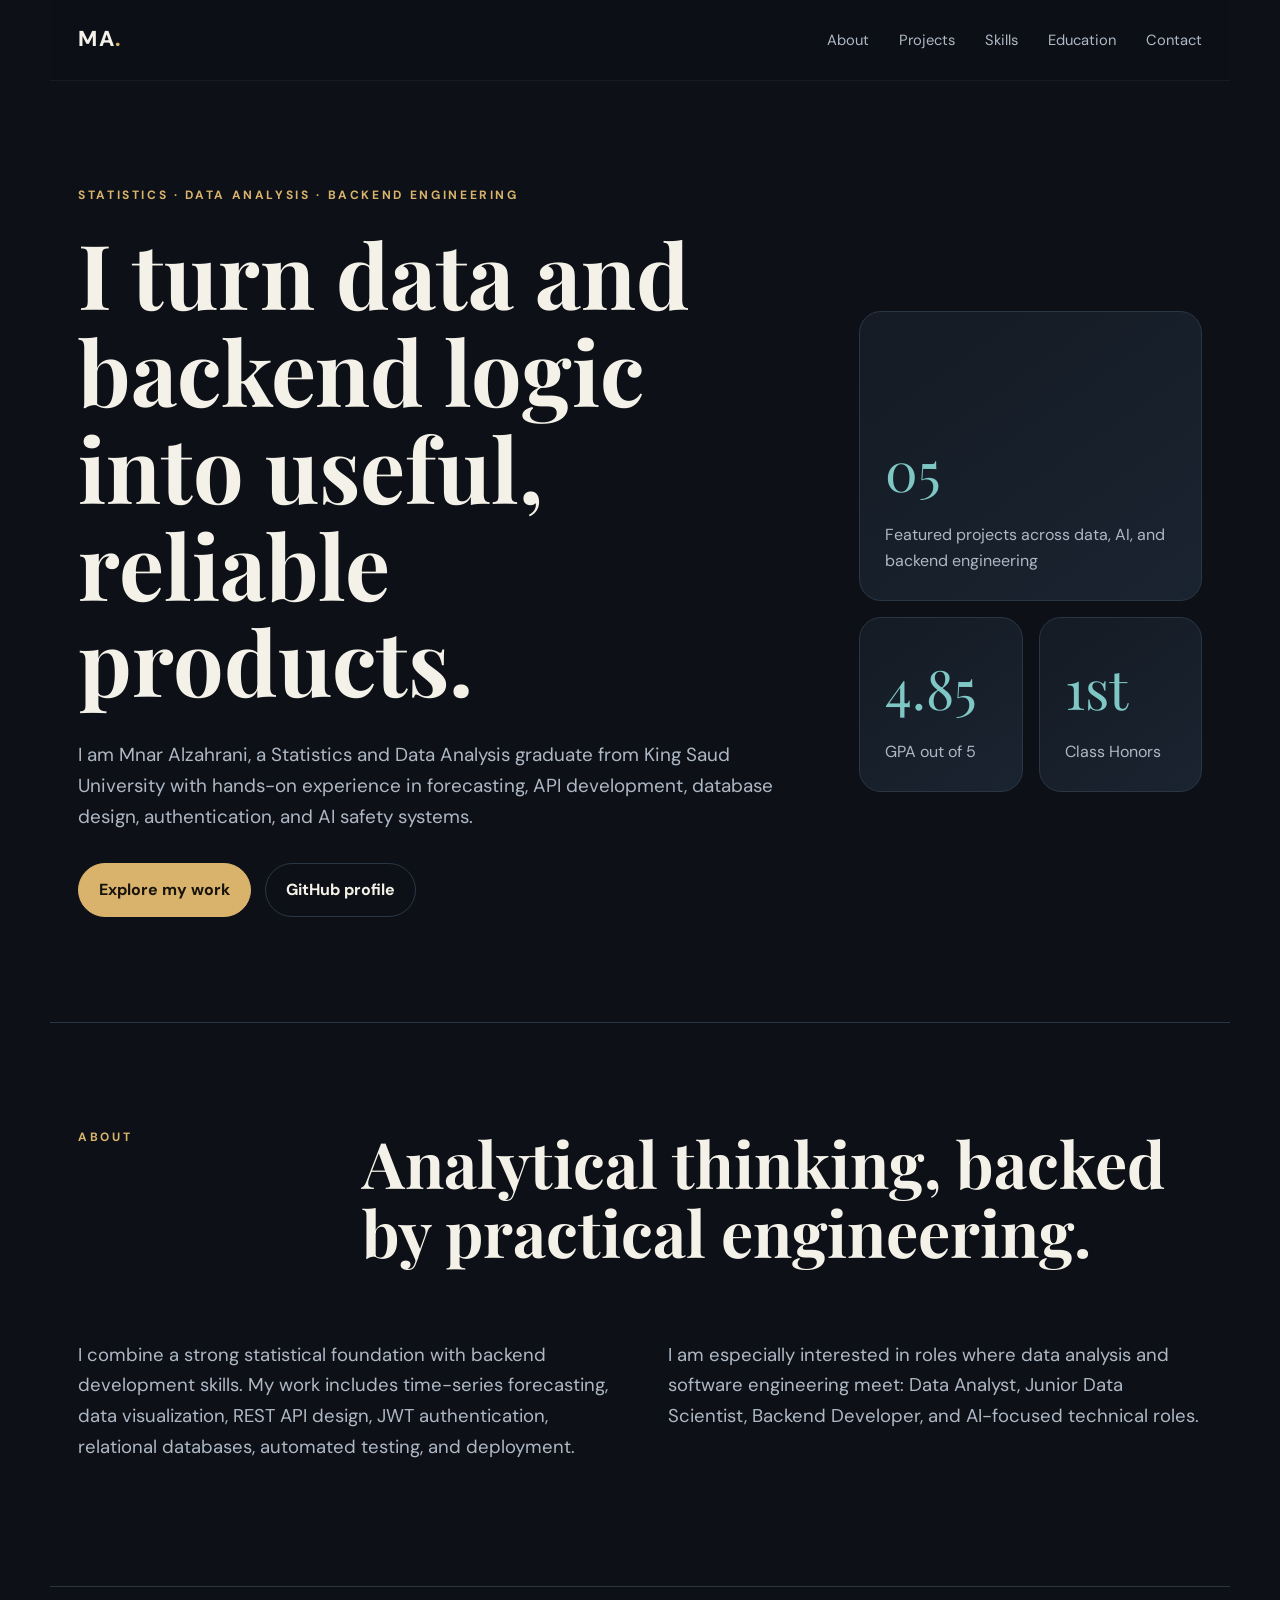
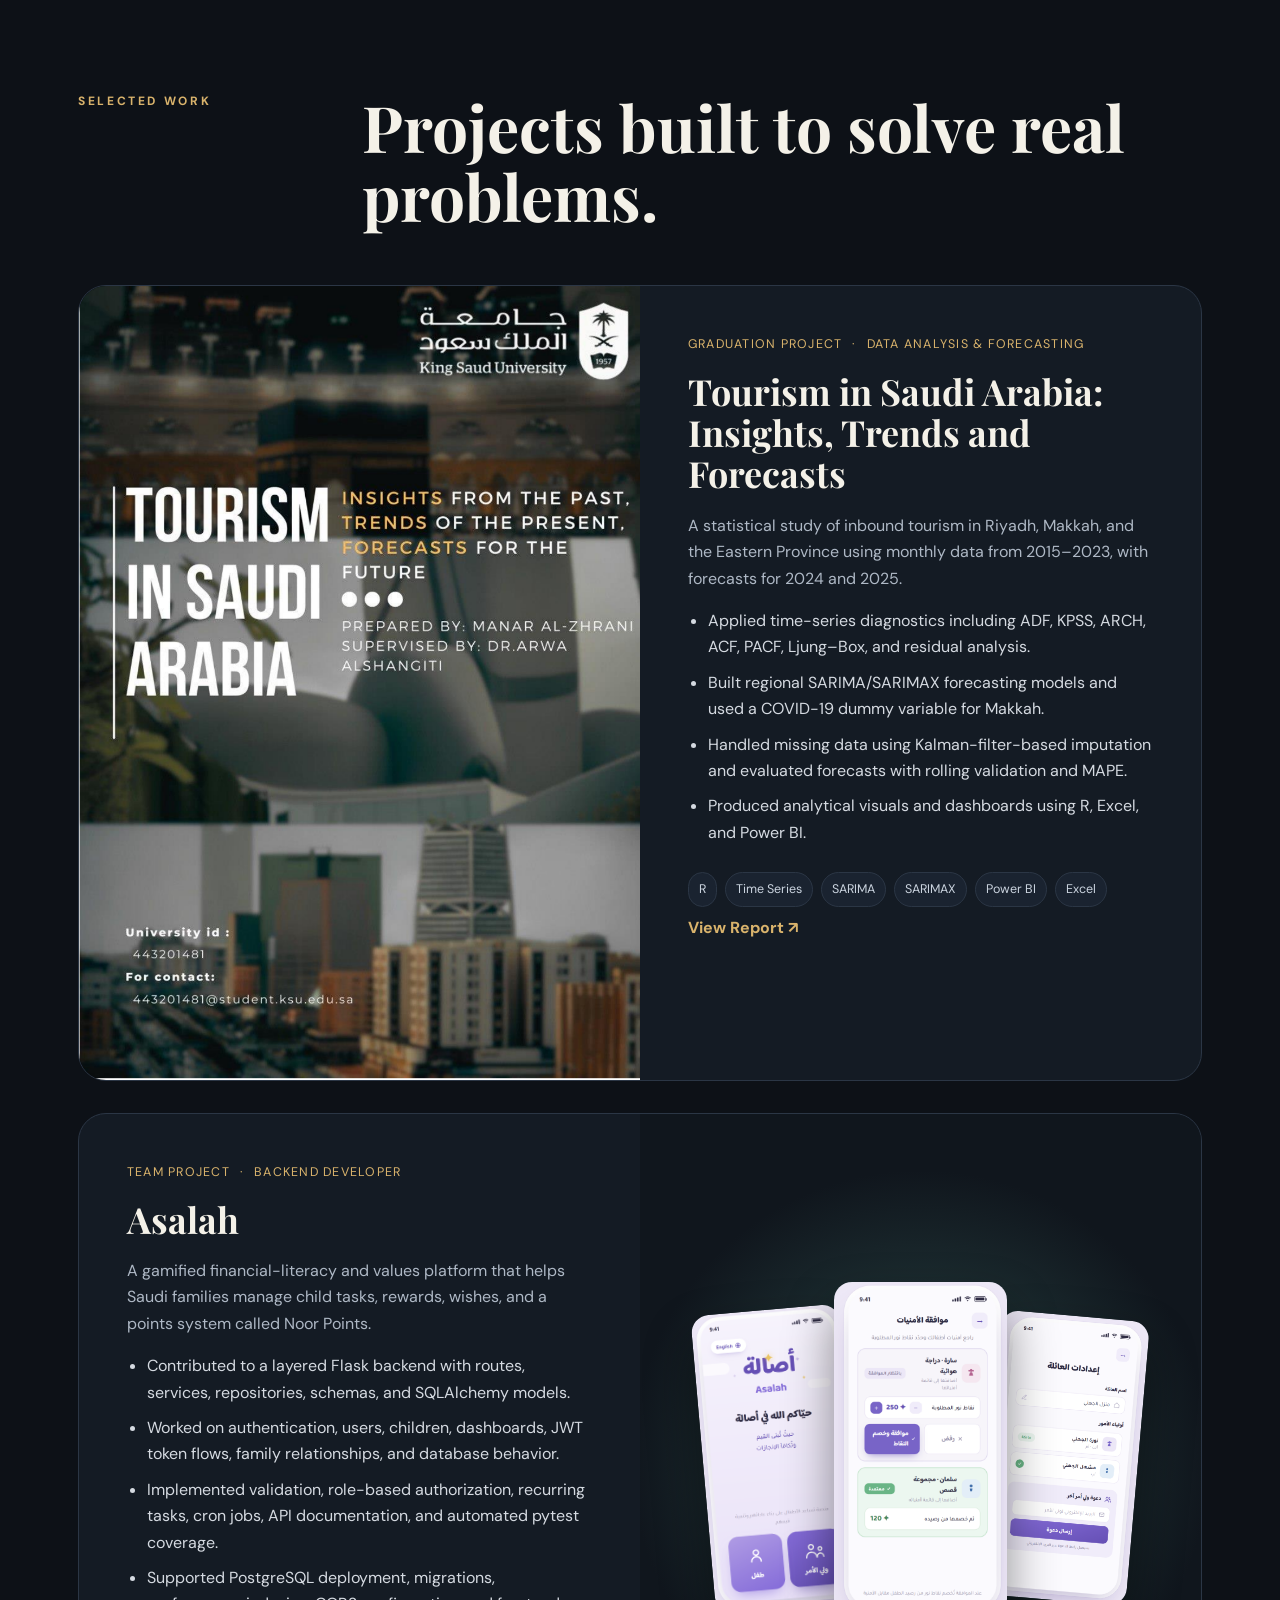
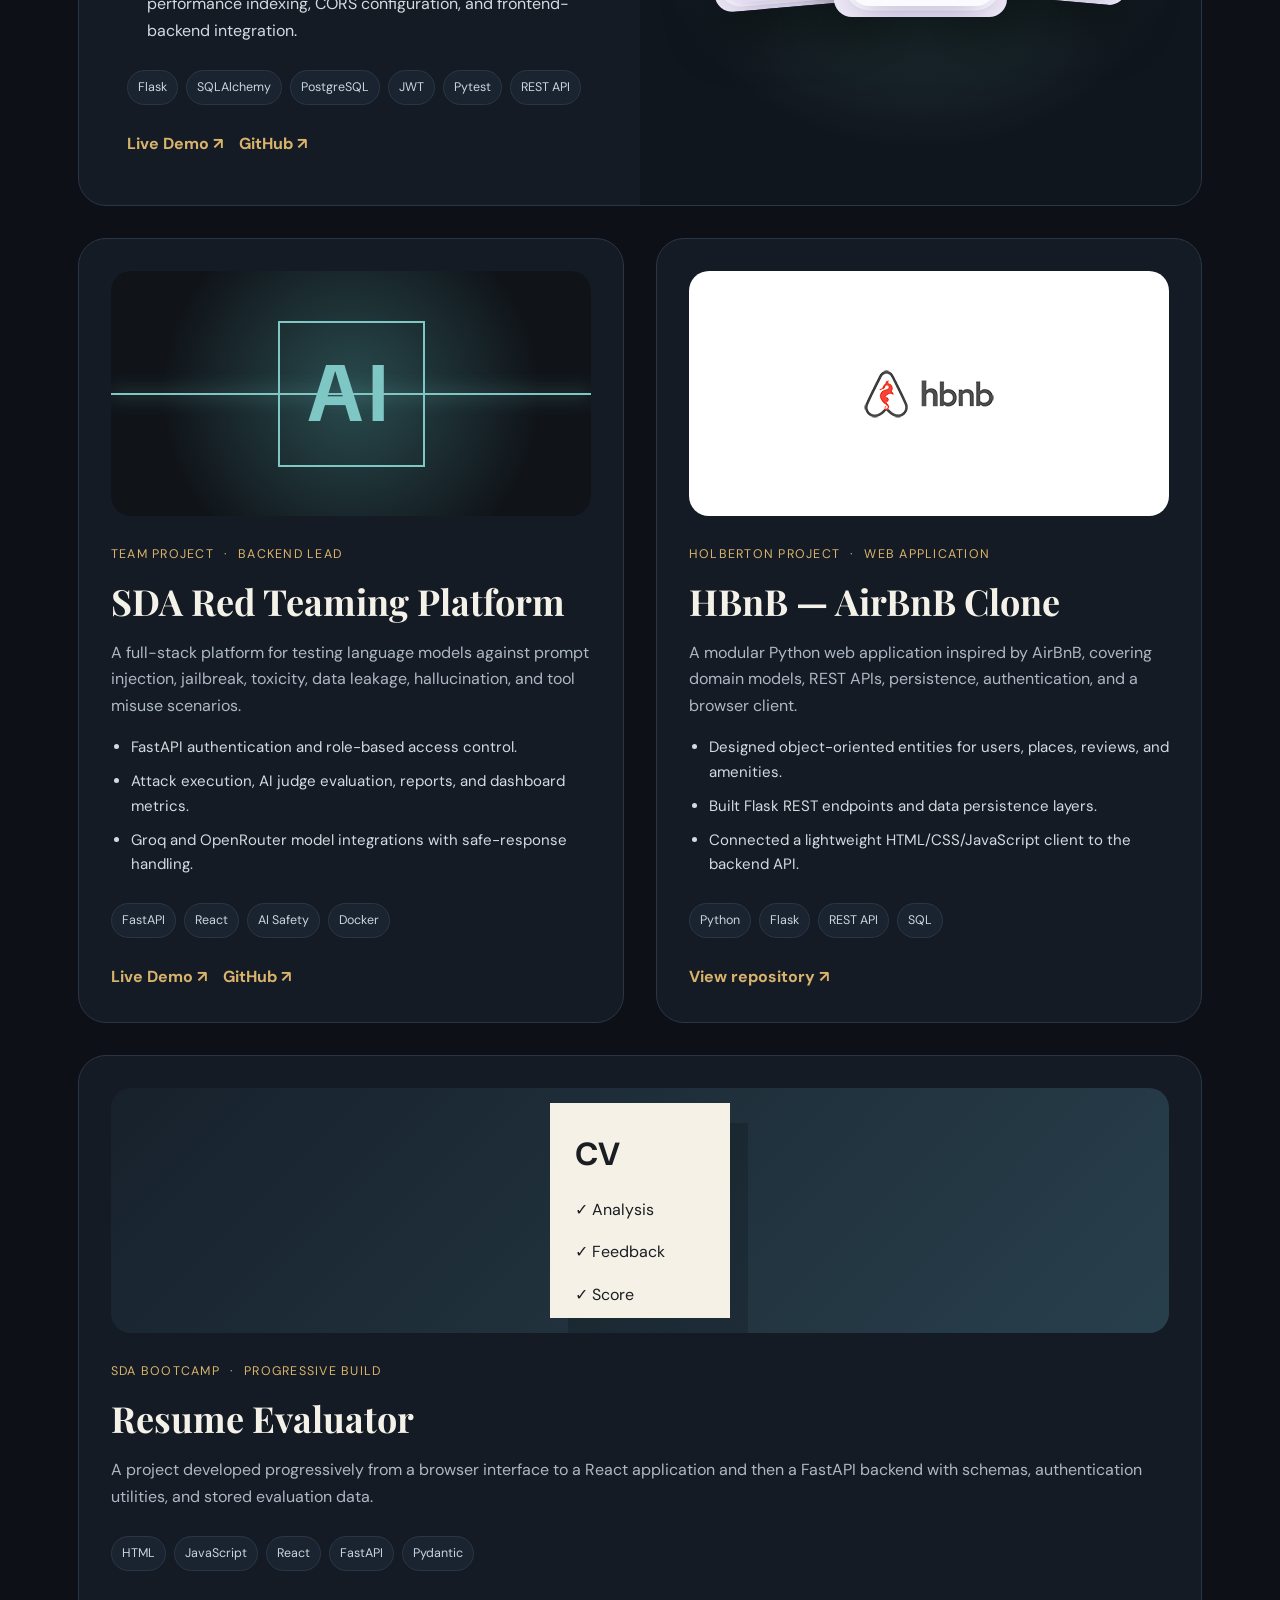
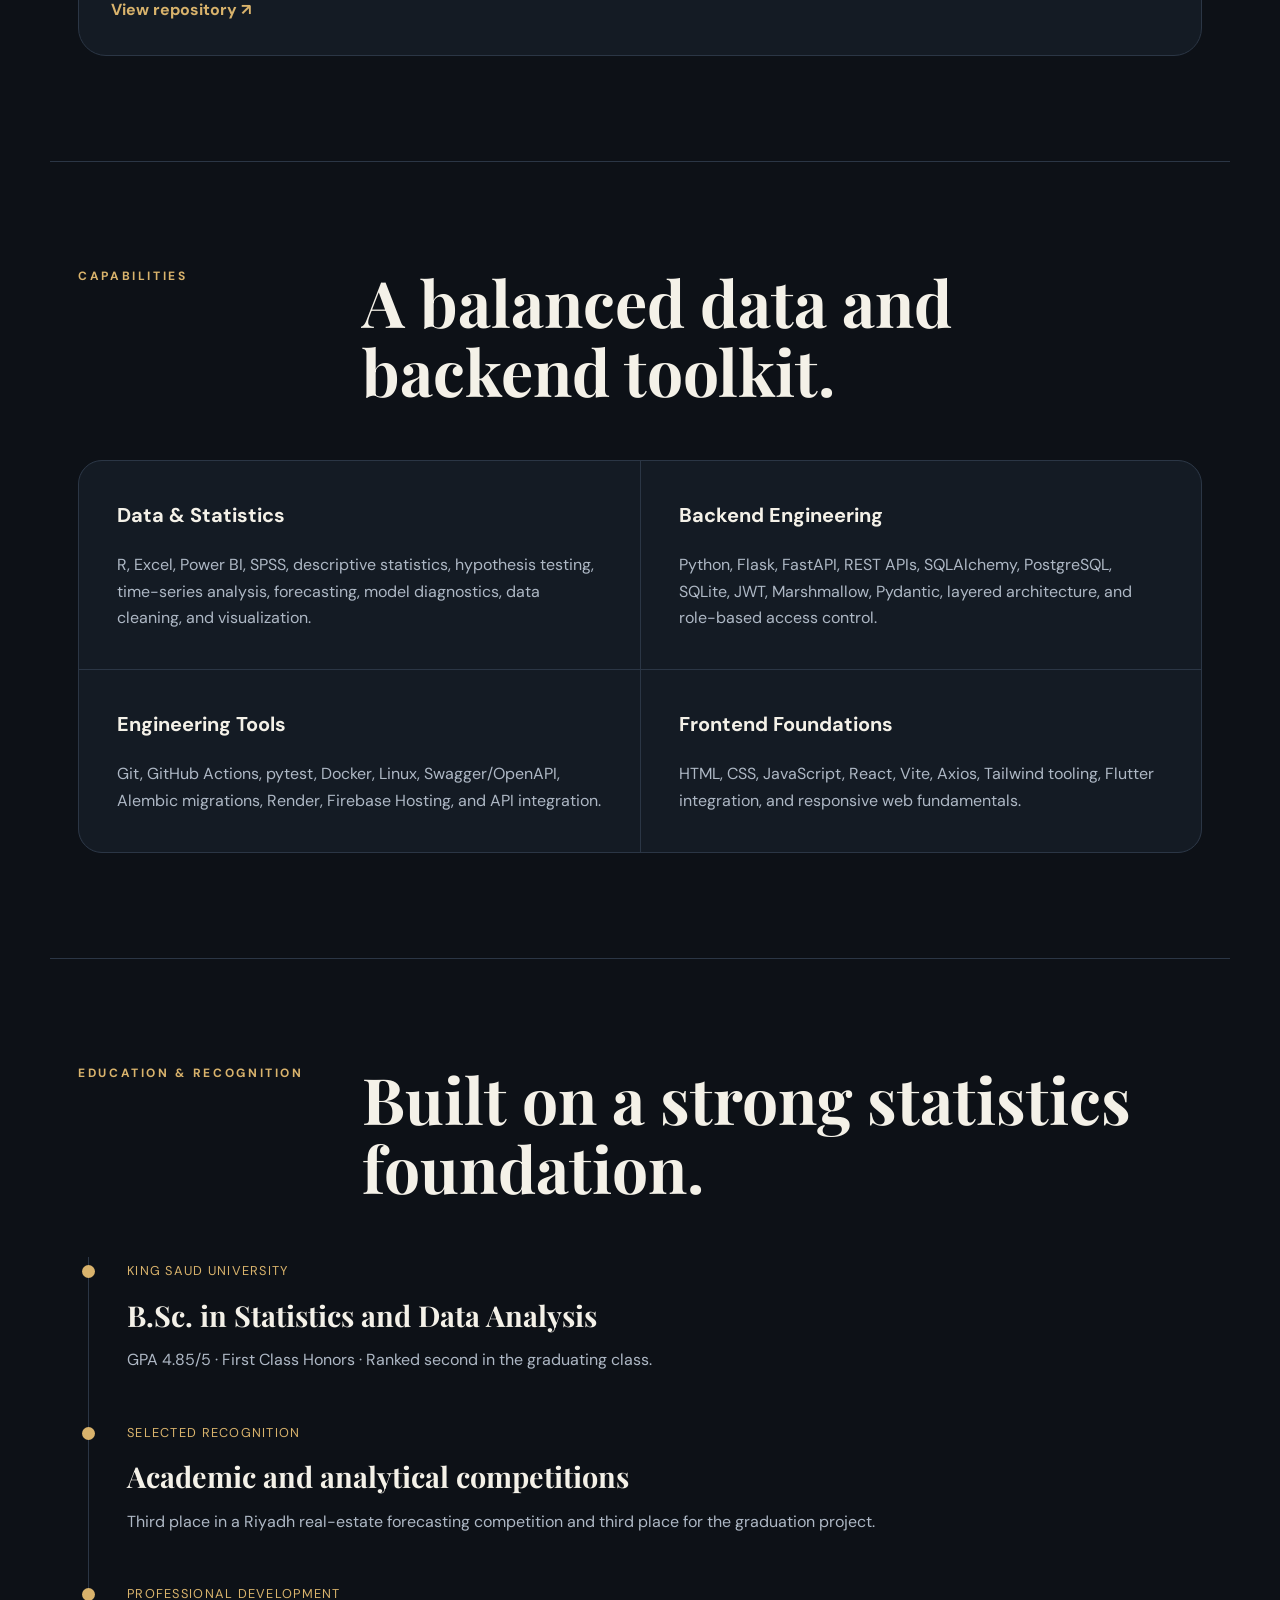
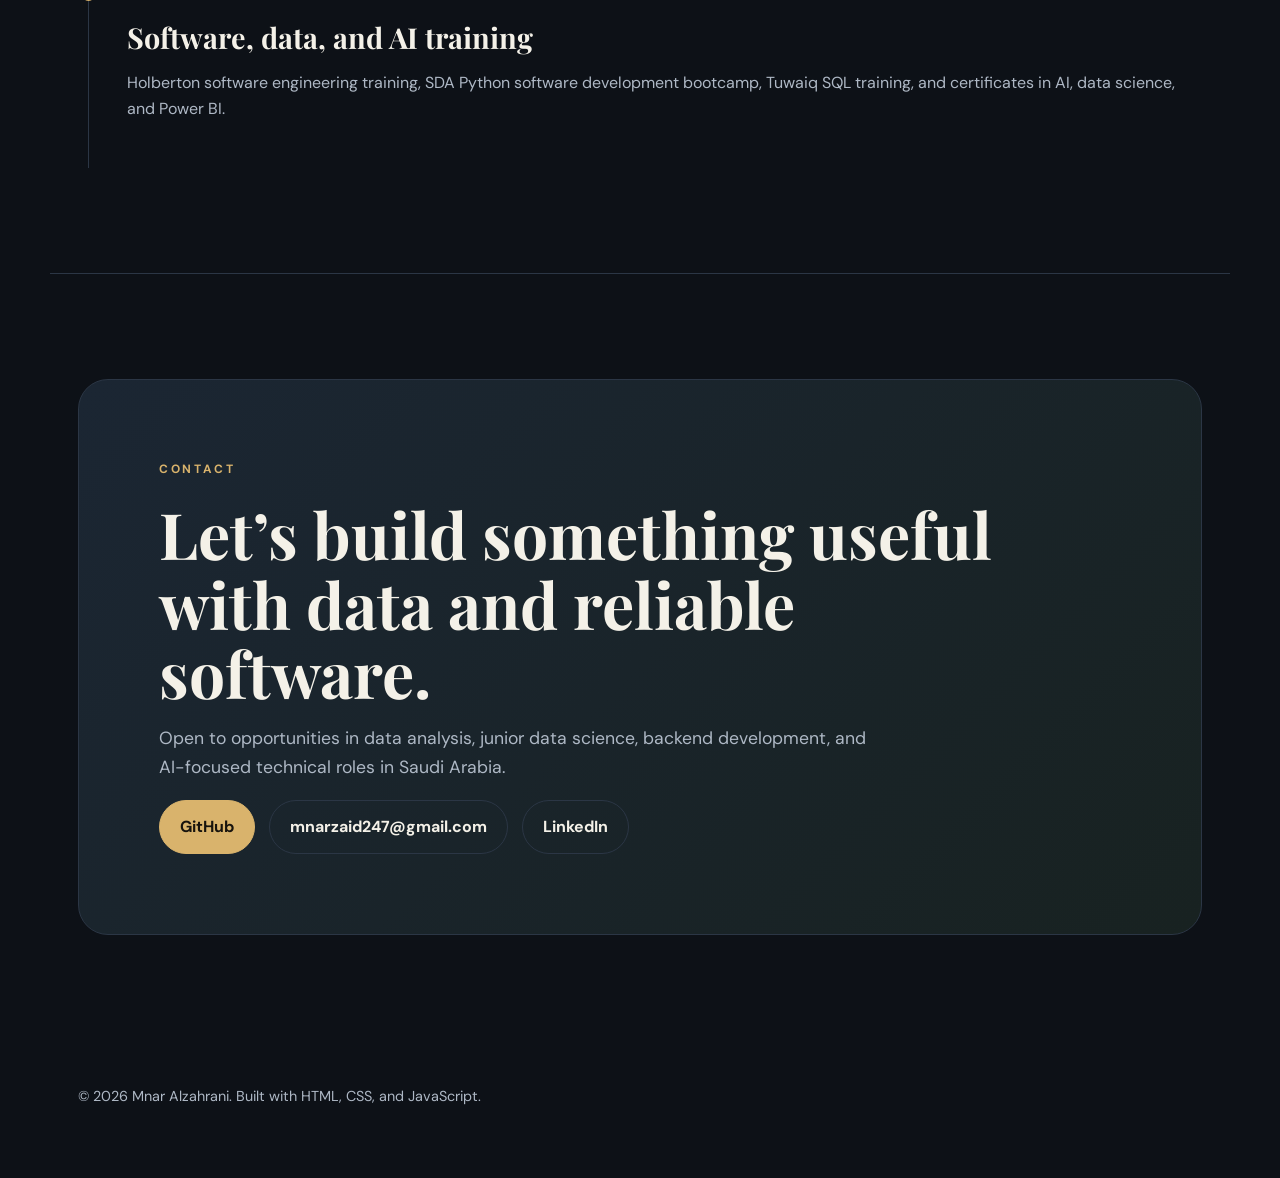
<file: index.html>
<!DOCTYPE html>
<html lang="en">
<head>
  <meta charset="UTF-8" />
  <meta name="viewport" content="width=device-width, initial-scale=1.0" />
  <meta name="description" content="Portfolio of Mnar Alzahrani, a statistics and data analysis graduate and backend developer." />
  <title>Mnar Alzahrani | Data & Backend Portfolio</title>
  <link rel="preconnect" href="https://fonts.googleapis.com">
  <link rel="preconnect" href="https://fonts.gstatic.com" crossorigin>
  <link href="https://fonts.googleapis.com/css2?family=DM+Sans:wght@400;500;600;700&family=Playfair+Display:wght@600;700&display=swap" rel="stylesheet">
  <link rel="stylesheet" href="styles.css" />
</head>
<body>
  <header class="site-header">
    <a class="brand" href="#home" aria-label="Go to homepage">MA<span>.</span></a>
    <button class="menu-button" aria-label="Open navigation" aria-expanded="false">Menu</button>
    <nav class="nav-links" aria-label="Main navigation">
      <a href="#about">About</a>
      <a href="#projects">Projects</a>
      <a href="#skills">Skills</a>
      <a href="#education">Education</a>
      <a href="#contact">Contact</a>
    </nav>
  </header>

  <main>
    <section class="hero" id="home">
      <div class="hero-copy reveal">
        <p class="eyebrow">Statistics · Data Analysis · Backend Engineering</p>
        <h1>I turn data and backend logic into useful, reliable products.</h1>
        <p class="hero-text">I am Mnar Alzahrani, a Statistics and Data Analysis graduate from King Saud University with hands-on experience in forecasting, API development, database design, authentication, and AI safety systems.</p>
        <div class="hero-actions">
          <a class="button primary" href="#projects">Explore my work</a>
          <a class="button secondary" href="https://github.com/mnarzaid247-stack" target="_blank" rel="noreferrer">GitHub profile</a>
        </div>
      </div>
      <div class="hero-visual reveal" aria-label="Portfolio summary">
        <div class="metric-card large"><span>05</span><p>Featured projects across data, AI, and backend engineering</p></div>
        <div class="metric-row">
          <div class="metric-card"><span>4.85</span><p>GPA out of 5</p></div>
          <div class="metric-card"><span>1st</span><p>Class Honors</p></div>
        </div>
      </div>
    </section>

    <section class="section about" id="about">
      <div class="section-heading reveal"><p class="eyebrow">About</p><h2>Analytical thinking, backed by practical engineering.</h2></div>
      <div class="about-grid reveal">
        <p>I combine a strong statistical foundation with backend development skills. My work includes time-series forecasting, data visualization, REST API design, JWT authentication, relational databases, automated testing, and deployment.</p>
        <p>I am especially interested in roles where data analysis and software engineering meet: Data Analyst, Junior Data Scientist, Backend Developer, and AI-focused technical roles.</p>
      </div>
    </section>

    <section class="section projects" id="projects">
      <div class="section-heading reveal"><p class="eyebrow">Selected work</p><h2>Projects built to solve real problems.</h2></div>

      <article class="project featured reveal">
        <div class="project-media tourism-media"><img src="assets/tourism-cover.png" alt="Tourism in Saudi Arabia graduation project cover" /></div>
        <div class="project-content">
          <div class="project-meta"><span>Graduation Project</span><span>Data Analysis & Forecasting</span></div>
          <h3>Tourism in Saudi Arabia: Insights, Trends and Forecasts</h3>
          <p>A statistical study of inbound tourism in Riyadh, Makkah, and the Eastern Province using monthly data from 2015–2023, with forecasts for 2024 and 2025.</p>
          <ul class="project-points">
            <li>Applied time-series diagnostics including ADF, KPSS, ARCH, ACF, PACF, Ljung–Box, and residual analysis.</li>
            <li>Built regional SARIMA/SARIMAX forecasting models and used a COVID-19 dummy variable for Makkah.</li>
            <li>Handled missing data using Kalman-filter-based imputation and evaluated forecasts with rolling validation and MAPE.</li>
            <li>Produced analytical visuals and dashboards using R, Excel, and Power BI.</li>
          </ul>
          <div class="tags"><span>R</span><span>Time Series</span><span>SARIMA</span><span>SARIMAX</span><span>Power BI</span><span>Excel</span>
           <a class="text-link" href="assets/Report Of Toursim- manar AL-Zhrani.pdf" target="_blank" rel="noreferrer">
    View Report ↗
</a>
          </div>
        </div>
      </article>

      <article class="project featured reverse reveal">
        <div class="project-media mockup-stack">
          <img src="assets/asalah-1.png" alt="Asalah application mockup" />
          <img src="assets/asalah-2.png" alt="Asalah application dashboard mockup" />
          <img src="assets/asalah-3.png" alt="Asalah application child interface mockup" />
        </div>
        <div class="project-content">
          <div class="project-meta"><span>Team Project</span><span>Backend Developer</span></div>
          <h3>Asalah</h3>
          <p>A gamified financial-literacy and values platform that helps Saudi families manage child tasks, rewards, wishes, and a points system called Noor Points.</p>
          <ul class="project-points">
            <li>Contributed to a layered Flask backend with routes, services, repositories, schemas, and SQLAlchemy models.</li>
            <li>Worked on authentication, users, children, dashboards, JWT token flows, family relationships, and database behavior.</li>
            <li>Implemented validation, role-based authorization, recurring tasks, cron jobs, API documentation, and automated pytest coverage.</li>
            <li>Supported PostgreSQL deployment, migrations, performance indexing, CORS configuration, and frontend-backend integration.</li>
          </ul>
          <div class="tags"><span>Flask</span><span>SQLAlchemy</span><span>PostgreSQL</span><span>JWT</span><span>Pytest</span><span>REST API</span></div>
<div class="project-links">
  <a
    class="text-link"
    href="https://asalah-26b7d.web.app"
    target="_blank"
    rel="noopener noreferrer"
  >
    Live Demo ↗
  </a>

  <a
    class="text-link"
    href="https://github.com/Norahxj/HolbertonSchool-Portfolio_Project"
    target="_blank"
    rel="noopener noreferrer"
  >
    GitHub ↗
  </a>
</div>        </div>
      </article>

      <div class="project-grid">
        <article class="project-card reveal">
          <div class="card-visual red-team"><span>AI</span><div class="scan-line"></div></div>
          <div class="project-meta"><span>Team Project</span><span>Backend Lead</span></div>
          <h3>SDA Red Teaming Platform</h3>
          <p>A full-stack platform for testing language models against prompt injection, jailbreak, toxicity, data leakage, hallucination, and tool misuse scenarios.</p>
          <ul class="project-points compact">
            <li>FastAPI authentication and role-based access control.</li>
            <li>Attack execution, AI judge evaluation, reports, and dashboard metrics.</li>
            <li>Groq and OpenRouter model integrations with safe-response handling.</li>
          </ul>
          <div class="tags"><span>FastAPI</span><span>React</span><span>AI Safety</span><span>Docker</span></div>
<div class="project-links">
  <a
    class="text-link"
    href="https://sda-red-teaming.vercel.app"
    target="_blank"
    rel="noopener noreferrer"
  >
    Live Demo ↗
  </a>

  <a
    class="text-link"
    href="https://github.com/mnarzaid247-stack/SDA-Red-Teaming"
    target="_blank"
    rel="noopener noreferrer"
  >
    GitHub ↗
  </a>
</div>        </article>

        <article class="project-card reveal">
          <div class="card-visual hbnb"><img src="assets/hbnb-logo.png" alt="HBnB logo" /></div>
          <div class="project-meta"><span>Holberton Project</span><span>Web Application</span></div>
          <h3>HBnB — AirBnB Clone</h3>
          <p>A modular Python web application inspired by AirBnB, covering domain models, REST APIs, persistence, authentication, and a browser client.</p>
          <ul class="project-points compact">
            <li>Designed object-oriented entities for users, places, reviews, and amenities.</li>
            <li>Built Flask REST endpoints and data persistence layers.</li>
            <li>Connected a lightweight HTML/CSS/JavaScript client to the backend API.</li>
          </ul>
          <div class="tags"><span>Python</span><span>Flask</span><span>REST API</span><span>SQL</span></div>
          <a class="text-link" href="https://github.com/mnarzaid247-stack/holbertonschool-hbnb" target="_blank" rel="noreferrer">View repository ↗</a>
        </article>

        <article class="project-card wide reveal">
          <div class="card-visual resume"><div class="paper"><strong>CV</strong><span>✓ Analysis</span><span>✓ Feedback</span><span>✓ Score</span></div></div>
          <div class="project-meta"><span>SDA Bootcamp</span><span>Progressive Build</span></div>
          <h3>Resume Evaluator</h3>
          <p>A project developed progressively from a browser interface to a React application and then a FastAPI backend with schemas, authentication utilities, and stored evaluation data.</p>
          <div class="tags"><span>HTML</span><span>JavaScript</span><span>React</span><span>FastAPI</span><span>Pydantic</span></div>
          <a class="text-link" href="https://github.com/mnarzaid247-stack/SDA" target="_blank" rel="noreferrer">View repository ↗</a>
        </article>
      </div>
    </section>

    <section class="section skills" id="skills">
      <div class="section-heading reveal"><p class="eyebrow">Capabilities</p><h2>A balanced data and backend toolkit.</h2></div>
      <div class="skills-grid reveal">
        <div><h3>Data & Statistics</h3><p>R, Excel, Power BI, SPSS, descriptive statistics, hypothesis testing, time-series analysis, forecasting, model diagnostics, data cleaning, and visualization.</p></div>
        <div><h3>Backend Engineering</h3><p>Python, Flask, FastAPI, REST APIs, SQLAlchemy, PostgreSQL, SQLite, JWT, Marshmallow, Pydantic, layered architecture, and role-based access control.</p></div>
        <div><h3>Engineering Tools</h3><p>Git, GitHub Actions, pytest, Docker, Linux, Swagger/OpenAPI, Alembic migrations, Render, Firebase Hosting, and API integration.</p></div>
        <div><h3>Frontend Foundations</h3><p>HTML, CSS, JavaScript, React, Vite, Axios, Tailwind tooling, Flutter integration, and responsive web fundamentals.</p></div>
      </div>
    </section>

    <section class="section education" id="education">
      <div class="section-heading reveal"><p class="eyebrow">Education & recognition</p><h2>Built on a strong statistics foundation.</h2></div>
      <div class="timeline reveal">
        <div class="timeline-item"><span>King Saud University</span><h3>B.Sc. in Statistics and Data Analysis</h3><p>GPA 4.85/5 · First Class Honors · Ranked second in the graduating class.</p></div>
        <div class="timeline-item"><span>Selected recognition</span><h3>Academic and analytical competitions</h3><p>Third place in a Riyadh real-estate forecasting competition and third place for the graduation project.</p></div>
        <div class="timeline-item"><span>Professional development</span><h3>Software, data, and AI training</h3><p>Holberton software engineering training, SDA Python software development bootcamp, Tuwaiq SQL training, and certificates in AI, data science, and Power BI.</p></div>
      </div>
    </section>

    <section class="section contact" id="contact">
      <div class="contact-box reveal">
        <p class="eyebrow">Contact</p>
        <h2>Let’s build something useful with data and reliable software.</h2>
        <p>Open to opportunities in data analysis, junior data science, backend development, and AI-focused technical roles in Saudi Arabia.</p>
        <div class="hero-actions">
          <a class="button primary" href="https://github.com/mnarzaid247-stack" target="_blank" rel="noreferrer">GitHub</a>
          <a class="button secondary" href="mailto:mnarzaid247@gmail.com">mnarzaid247@gmail.com</a>
          <a class="button secondary" href="https://www.linkedin.com/in/manar-al-zhrani" target="_blank" rel="noreferrer">LinkedIn</a>
        </div>
      </div>
    </section>
  </main>

  <footer><p>© <span id="year"></span> Mnar Alzahrani. Built with HTML, CSS, and JavaScript.</p></footer>
  <script src="script.js"></script>
</body>
</html>
</file>
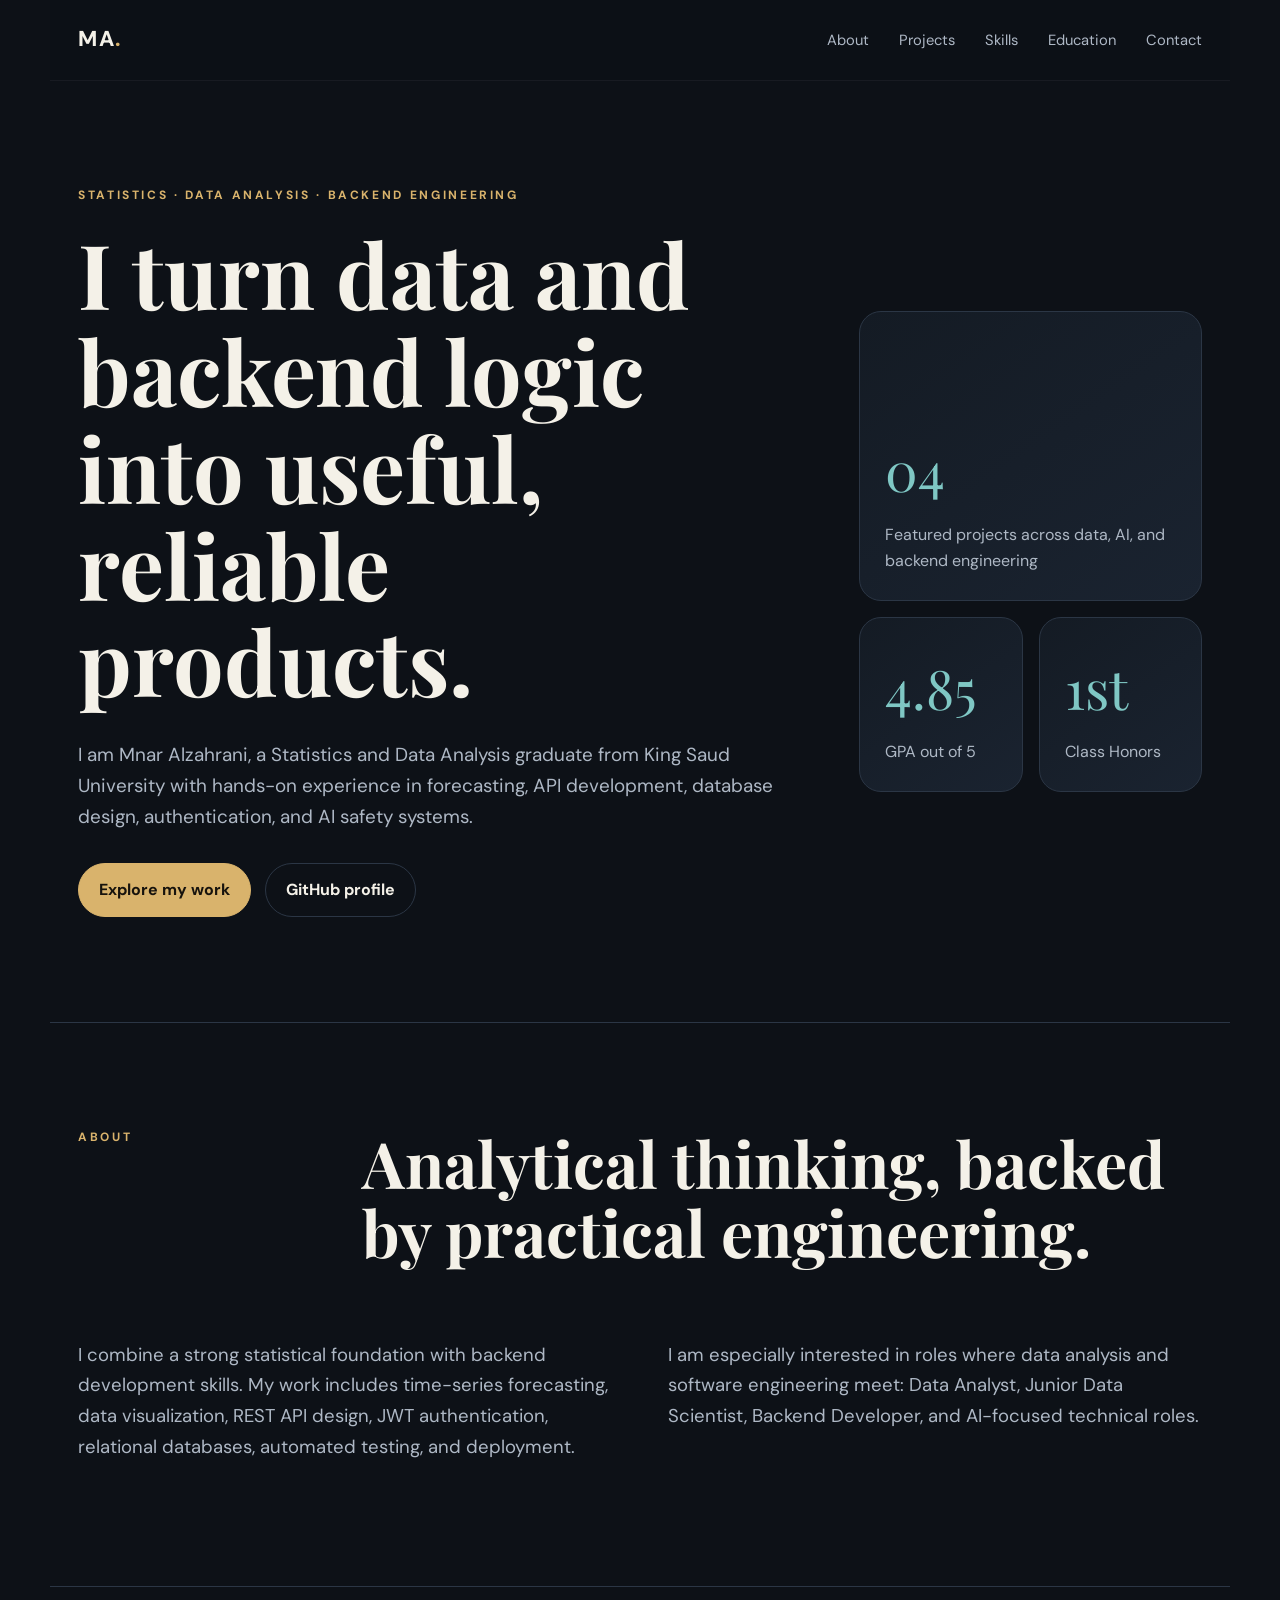
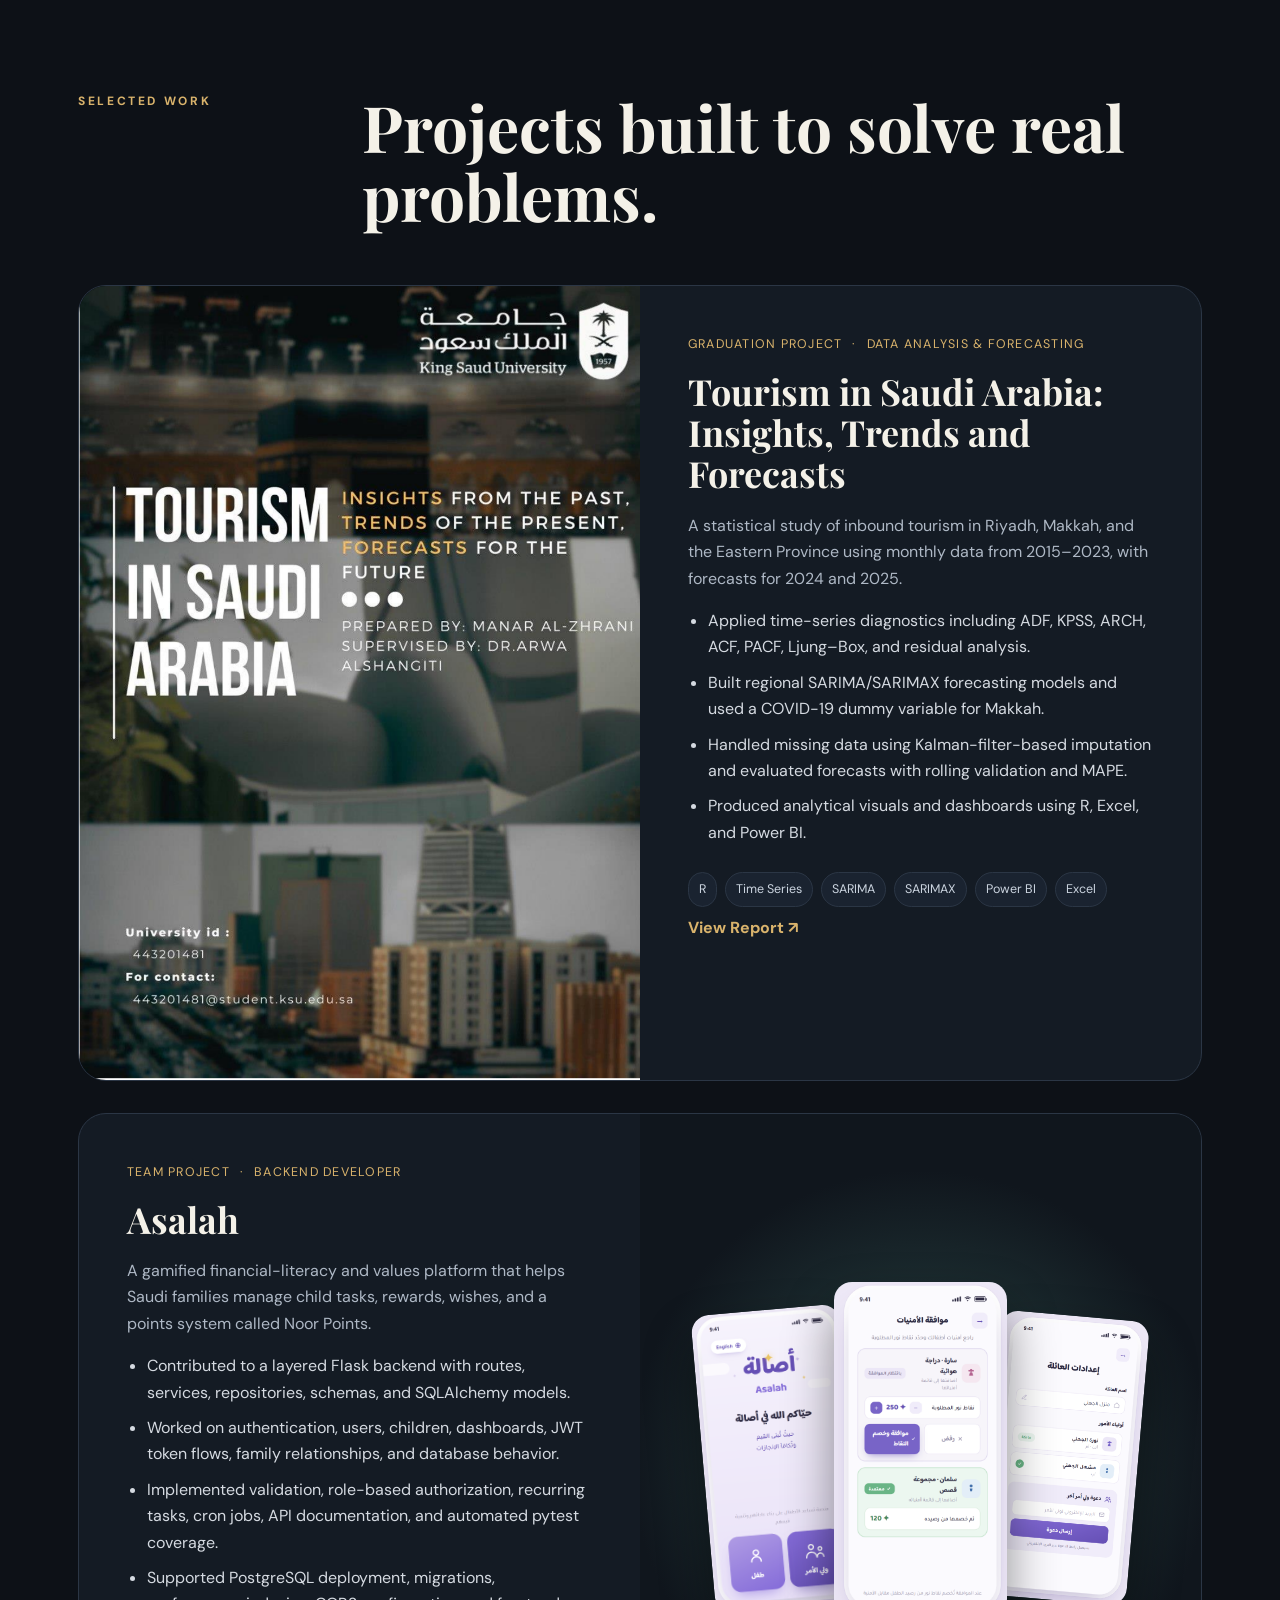
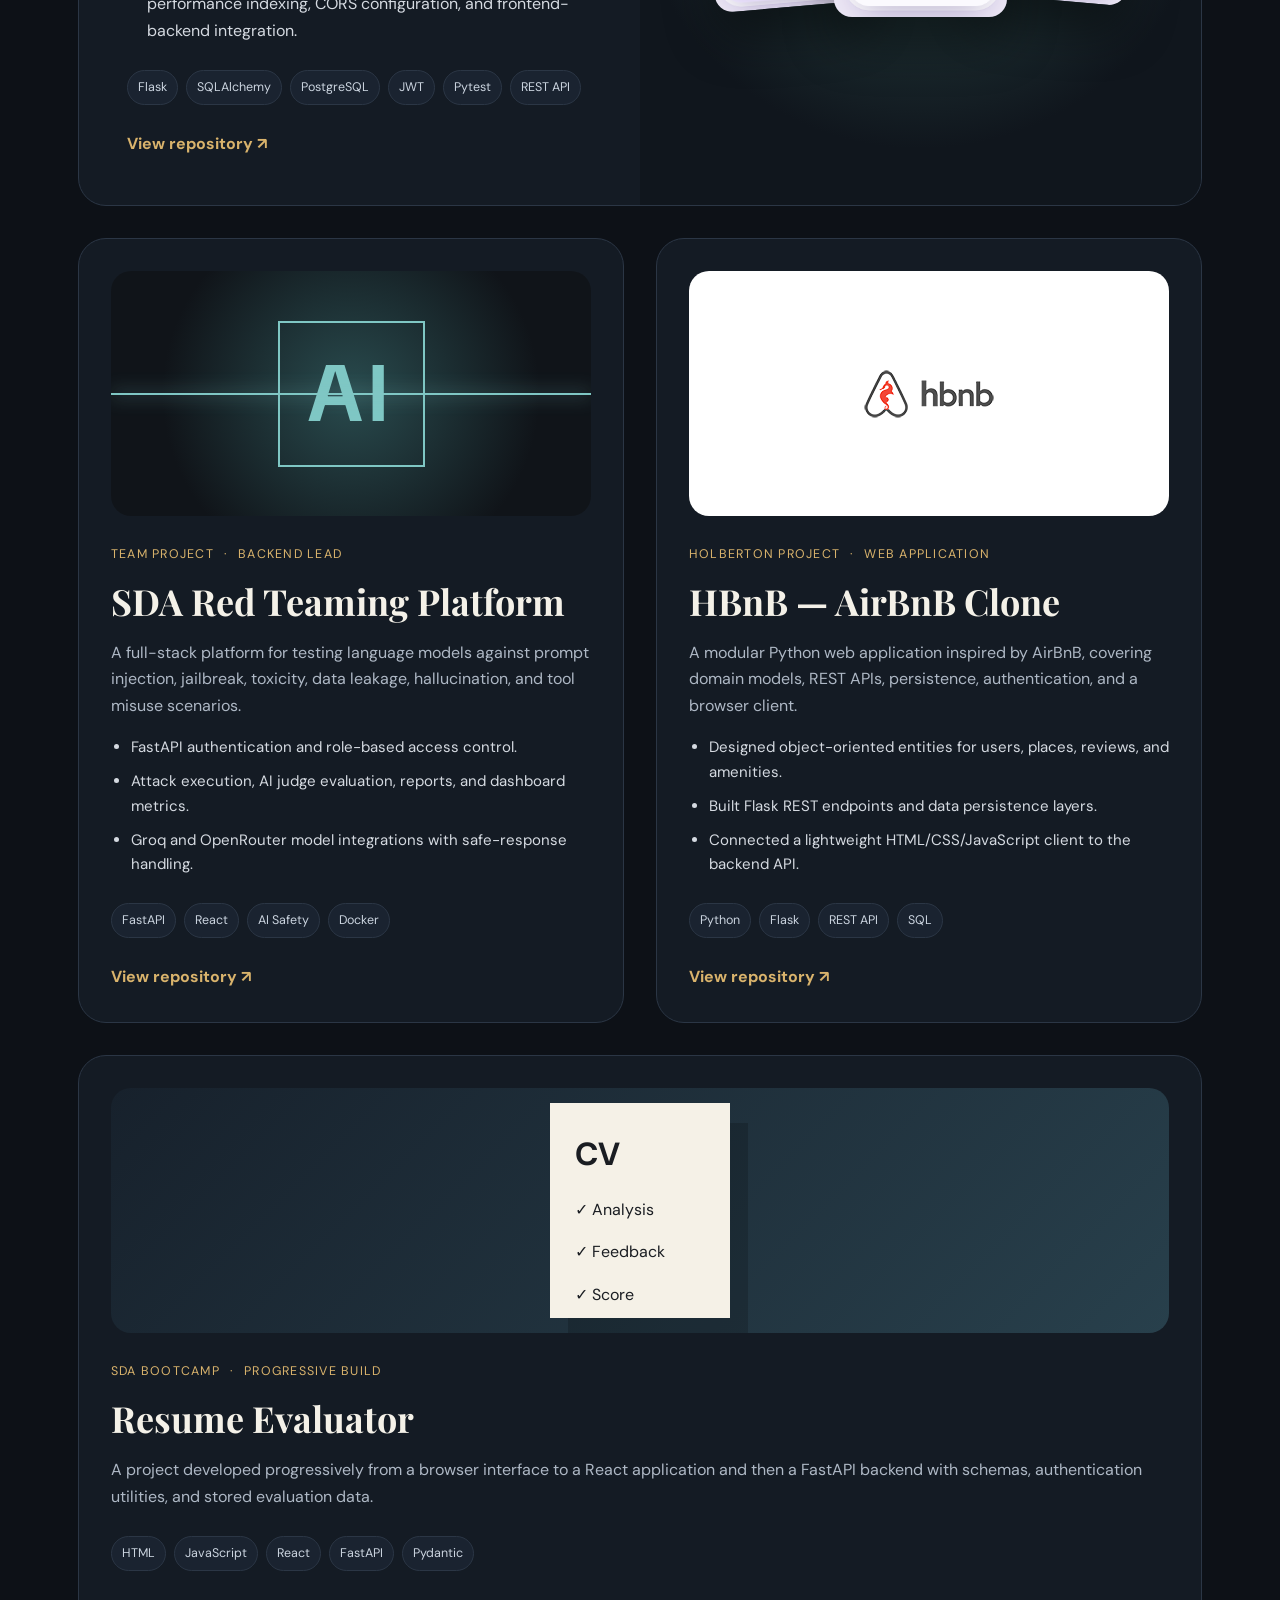
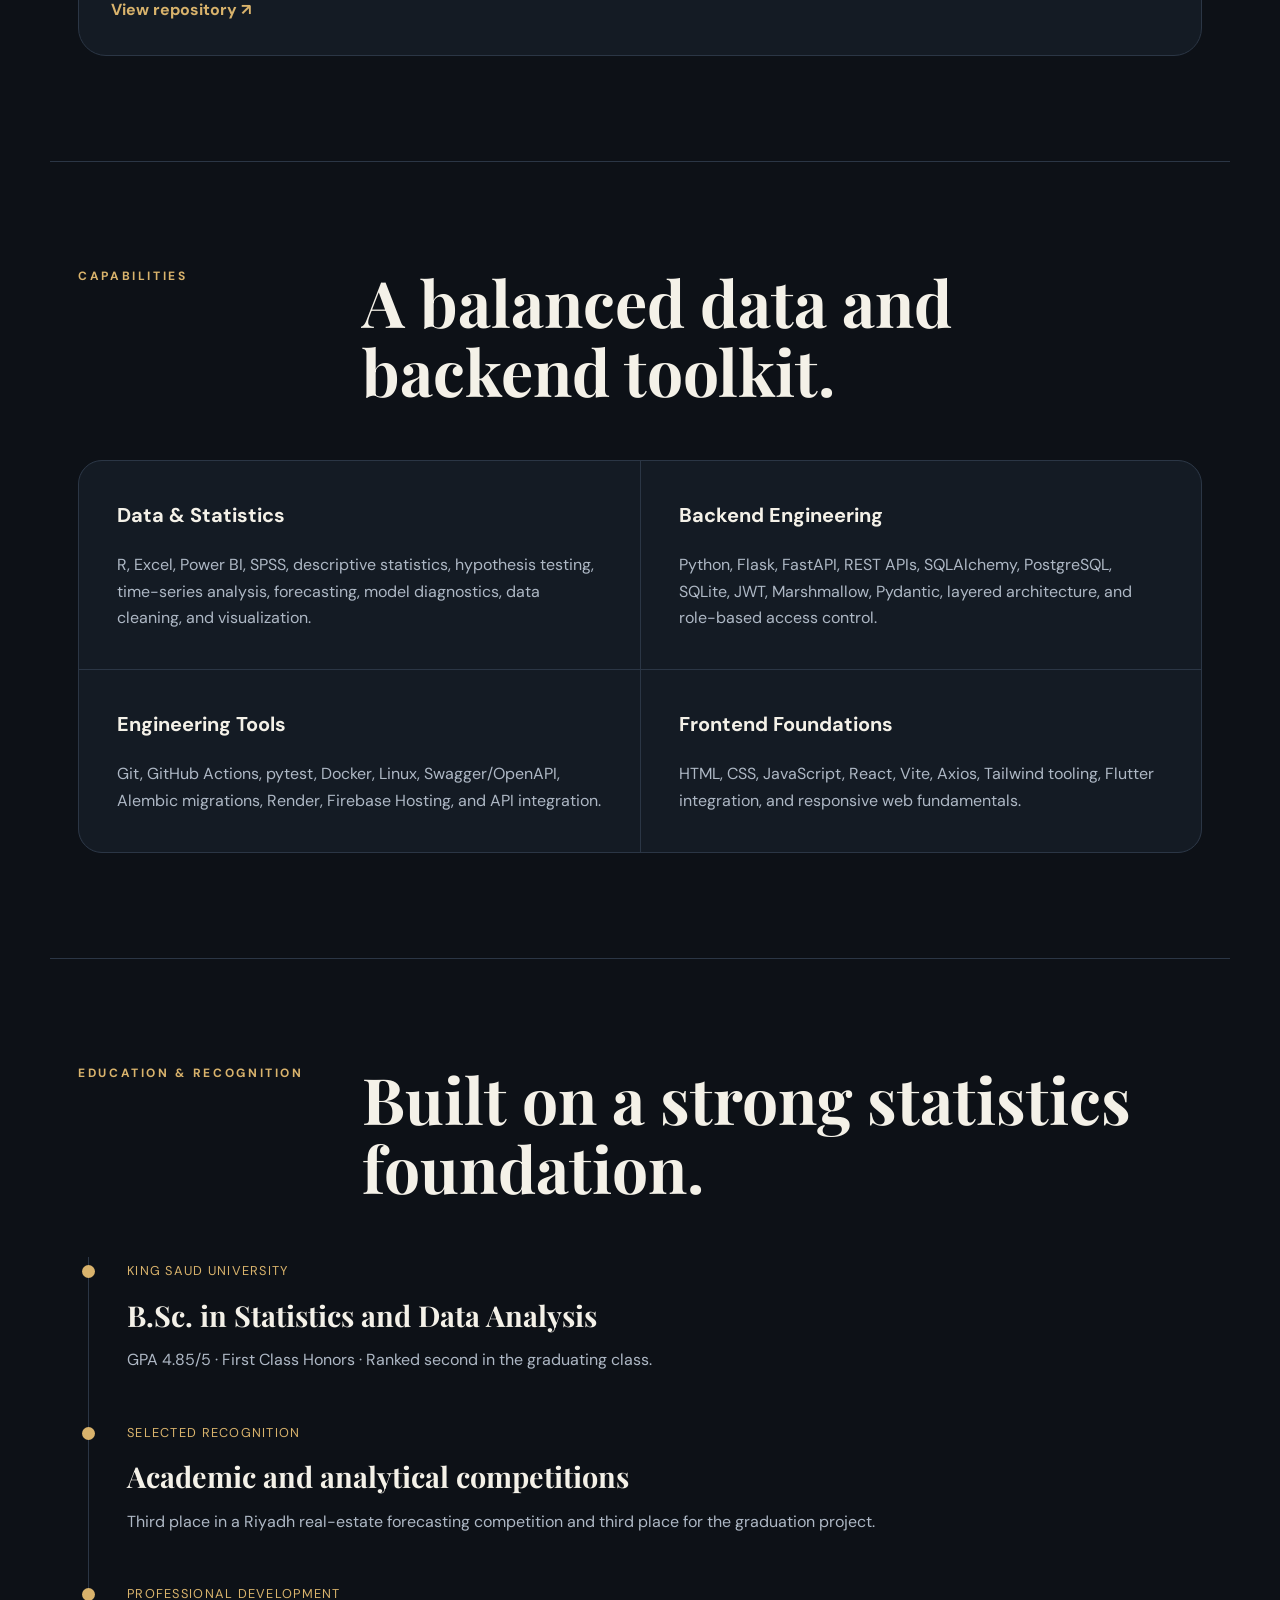
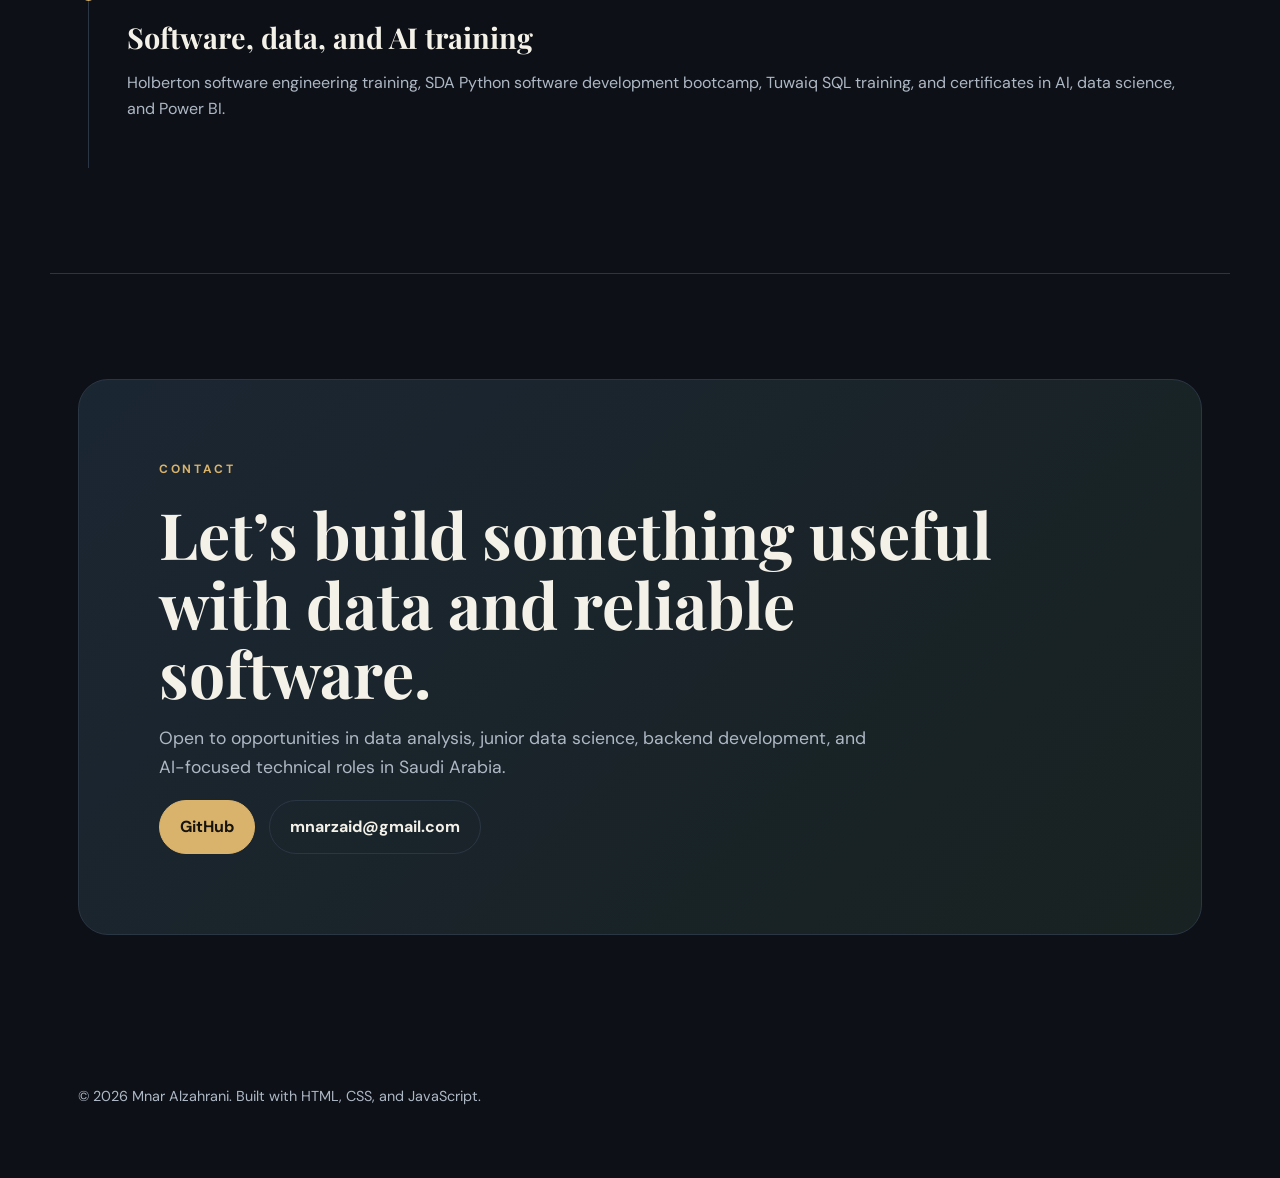
<file: mnar-portfolio/index.html>
<!DOCTYPE html>
<html lang="en">
<head>
  <meta charset="UTF-8" />
  <meta name="viewport" content="width=device-width, initial-scale=1.0" />
  <meta name="description" content="Portfolio of Mnar Alzahrani, a statistics and data analysis graduate and backend developer." />
  <title>Mnar Alzahrani | Data & Backend Portfolio</title>
  <link rel="preconnect" href="https://fonts.googleapis.com">
  <link rel="preconnect" href="https://fonts.gstatic.com" crossorigin>
  <link href="https://fonts.googleapis.com/css2?family=DM+Sans:wght@400;500;600;700&family=Playfair+Display:wght@600;700&display=swap" rel="stylesheet">
  <link rel="stylesheet" href="styles.css" />
</head>
<body>
  <header class="site-header">
    <a class="brand" href="#home" aria-label="Go to homepage">MA<span>.</span></a>
    <button class="menu-button" aria-label="Open navigation" aria-expanded="false">Menu</button>
    <nav class="nav-links" aria-label="Main navigation">
      <a href="#about">About</a>
      <a href="#projects">Projects</a>
      <a href="#skills">Skills</a>
      <a href="#education">Education</a>
      <a href="#contact">Contact</a>
    </nav>
  </header>

  <main>
    <section class="hero" id="home">
      <div class="hero-copy reveal">
        <p class="eyebrow">Statistics · Data Analysis · Backend Engineering</p>
        <h1>I turn data and backend logic into useful, reliable products.</h1>
        <p class="hero-text">I am Mnar Alzahrani, a Statistics and Data Analysis graduate from King Saud University with hands-on experience in forecasting, API development, database design, authentication, and AI safety systems.</p>
        <div class="hero-actions">
          <a class="button primary" href="#projects">Explore my work</a>
          <a class="button secondary" href="https://github.com/mnarzaid247-stack" target="_blank" rel="noreferrer">GitHub profile</a>
        </div>
      </div>
      <div class="hero-visual reveal" aria-label="Portfolio summary">
        <div class="metric-card large"><span>04</span><p>Featured projects across data, AI, and backend engineering</p></div>
        <div class="metric-row">
          <div class="metric-card"><span>4.85</span><p>GPA out of 5</p></div>
          <div class="metric-card"><span>1st</span><p>Class Honors</p></div>
        </div>
      </div>
    </section>

    <section class="section about" id="about">
      <div class="section-heading reveal"><p class="eyebrow">About</p><h2>Analytical thinking, backed by practical engineering.</h2></div>
      <div class="about-grid reveal">
        <p>I combine a strong statistical foundation with backend development skills. My work includes time-series forecasting, data visualization, REST API design, JWT authentication, relational databases, automated testing, and deployment.</p>
        <p>I am especially interested in roles where data analysis and software engineering meet: Data Analyst, Junior Data Scientist, Backend Developer, and AI-focused technical roles.</p>
      </div>
    </section>

    <section class="section projects" id="projects">
      <div class="section-heading reveal"><p class="eyebrow">Selected work</p><h2>Projects built to solve real problems.</h2></div>

      <article class="project featured reveal">
        <div class="project-media tourism-media"><img src="assets/tourism-cover.png" alt="Tourism in Saudi Arabia graduation project cover" /></div>
        <div class="project-content">
          <div class="project-meta"><span>Graduation Project</span><span>Data Analysis & Forecasting</span></div>
          <h3>Tourism in Saudi Arabia: Insights, Trends and Forecasts</h3>
          <p>A statistical study of inbound tourism in Riyadh, Makkah, and the Eastern Province using monthly data from 2015–2023, with forecasts for 2024 and 2025.</p>
          <ul class="project-points">
            <li>Applied time-series diagnostics including ADF, KPSS, ARCH, ACF, PACF, Ljung–Box, and residual analysis.</li>
            <li>Built regional SARIMA/SARIMAX forecasting models and used a COVID-19 dummy variable for Makkah.</li>
            <li>Handled missing data using Kalman-filter-based imputation and evaluated forecasts with rolling validation and MAPE.</li>
            <li>Produced analytical visuals and dashboards using R, Excel, and Power BI.</li>
          </ul>
          <div class="tags"><span>R</span><span>Time Series</span><span>SARIMA</span><span>SARIMAX</span><span>Power BI</span><span>Excel</span>
           <a class="text-link" href="assets/Report Of Toursim- manar AL-Zhrani.pdf" target="_blank" rel="noreferrer">
    View Report ↗
</a>
          </div>
        </div>
      </article>

      <article class="project featured reverse reveal">
        <div class="project-media mockup-stack">
          <img src="assets/asalah-1.png" alt="Asalah application mockup" />
          <img src="assets/asalah-2.png" alt="Asalah application dashboard mockup" />
          <img src="assets/asalah-3.png" alt="Asalah application child interface mockup" />
        </div>
        <div class="project-content">
          <div class="project-meta"><span>Team Project</span><span>Backend Developer</span></div>
          <h3>Asalah</h3>
          <p>A gamified financial-literacy and values platform that helps Saudi families manage child tasks, rewards, wishes, and a points system called Noor Points.</p>
          <ul class="project-points">
            <li>Contributed to a layered Flask backend with routes, services, repositories, schemas, and SQLAlchemy models.</li>
            <li>Worked on authentication, users, children, dashboards, JWT token flows, family relationships, and database behavior.</li>
            <li>Implemented validation, role-based authorization, recurring tasks, cron jobs, API documentation, and automated pytest coverage.</li>
            <li>Supported PostgreSQL deployment, migrations, performance indexing, CORS configuration, and frontend-backend integration.</li>
          </ul>
          <div class="tags"><span>Flask</span><span>SQLAlchemy</span><span>PostgreSQL</span><span>JWT</span><span>Pytest</span><span>REST API</span></div>
          <a class="text-link" href="https://github.com/Norahxj/HolbertonSchool-Portfolio_Project" target="_blank" rel="noreferrer">View repository ↗</a>
        </div>
      </article>

      <div class="project-grid">
        <article class="project-card reveal">
          <div class="card-visual red-team"><span>AI</span><div class="scan-line"></div></div>
          <div class="project-meta"><span>Team Project</span><span>Backend Lead</span></div>
          <h3>SDA Red Teaming Platform</h3>
          <p>A full-stack platform for testing language models against prompt injection, jailbreak, toxicity, data leakage, hallucination, and tool misuse scenarios.</p>
          <ul class="project-points compact">
            <li>FastAPI authentication and role-based access control.</li>
            <li>Attack execution, AI judge evaluation, reports, and dashboard metrics.</li>
            <li>Groq and OpenRouter model integrations with safe-response handling.</li>
          </ul>
          <div class="tags"><span>FastAPI</span><span>React</span><span>AI Safety</span><span>Docker</span></div>
          <a class="text-link" href="https://github.com/mnarzaid247-stack/SDA-Red-Teaming" target="_blank" rel="noreferrer">View repository ↗</a>
        </article>

        <article class="project-card reveal">
          <div class="card-visual hbnb"><img src="assets/hbnb-logo.png" alt="HBnB logo" /></div>
          <div class="project-meta"><span>Holberton Project</span><span>Web Application</span></div>
          <h3>HBnB — AirBnB Clone</h3>
          <p>A modular Python web application inspired by AirBnB, covering domain models, REST APIs, persistence, authentication, and a browser client.</p>
          <ul class="project-points compact">
            <li>Designed object-oriented entities for users, places, reviews, and amenities.</li>
            <li>Built Flask REST endpoints and data persistence layers.</li>
            <li>Connected a lightweight HTML/CSS/JavaScript client to the backend API.</li>
          </ul>
          <div class="tags"><span>Python</span><span>Flask</span><span>REST API</span><span>SQL</span></div>
          <a class="text-link" href="https://github.com/mnarzaid247-stack/holbertonschool-hbnb" target="_blank" rel="noreferrer">View repository ↗</a>
        </article>

        <article class="project-card wide reveal">
          <div class="card-visual resume"><div class="paper"><strong>CV</strong><span>✓ Analysis</span><span>✓ Feedback</span><span>✓ Score</span></div></div>
          <div class="project-meta"><span>SDA Bootcamp</span><span>Progressive Build</span></div>
          <h3>Resume Evaluator</h3>
          <p>A project developed progressively from a browser interface to a React application and then a FastAPI backend with schemas, authentication utilities, and stored evaluation data.</p>
          <div class="tags"><span>HTML</span><span>JavaScript</span><span>React</span><span>FastAPI</span><span>Pydantic</span></div>
          <a class="text-link" href="https://github.com/mnarzaid247-stack/SDA" target="_blank" rel="noreferrer">View repository ↗</a>
        </article>
      </div>
    </section>

    <section class="section skills" id="skills">
      <div class="section-heading reveal"><p class="eyebrow">Capabilities</p><h2>A balanced data and backend toolkit.</h2></div>
      <div class="skills-grid reveal">
        <div><h3>Data & Statistics</h3><p>R, Excel, Power BI, SPSS, descriptive statistics, hypothesis testing, time-series analysis, forecasting, model diagnostics, data cleaning, and visualization.</p></div>
        <div><h3>Backend Engineering</h3><p>Python, Flask, FastAPI, REST APIs, SQLAlchemy, PostgreSQL, SQLite, JWT, Marshmallow, Pydantic, layered architecture, and role-based access control.</p></div>
        <div><h3>Engineering Tools</h3><p>Git, GitHub Actions, pytest, Docker, Linux, Swagger/OpenAPI, Alembic migrations, Render, Firebase Hosting, and API integration.</p></div>
        <div><h3>Frontend Foundations</h3><p>HTML, CSS, JavaScript, React, Vite, Axios, Tailwind tooling, Flutter integration, and responsive web fundamentals.</p></div>
      </div>
    </section>

    <section class="section education" id="education">
      <div class="section-heading reveal"><p class="eyebrow">Education & recognition</p><h2>Built on a strong statistics foundation.</h2></div>
      <div class="timeline reveal">
        <div class="timeline-item"><span>King Saud University</span><h3>B.Sc. in Statistics and Data Analysis</h3><p>GPA 4.85/5 · First Class Honors · Ranked second in the graduating class.</p></div>
        <div class="timeline-item"><span>Selected recognition</span><h3>Academic and analytical competitions</h3><p>Third place in a Riyadh real-estate forecasting competition and third place for the graduation project.</p></div>
        <div class="timeline-item"><span>Professional development</span><h3>Software, data, and AI training</h3><p>Holberton software engineering training, SDA Python software development bootcamp, Tuwaiq SQL training, and certificates in AI, data science, and Power BI.</p></div>
      </div>
    </section>

    <section class="section contact" id="contact">
      <div class="contact-box reveal">
        <p class="eyebrow">Contact</p>
        <h2>Let’s build something useful with data and reliable software.</h2>
        <p>Open to opportunities in data analysis, junior data science, backend development, and AI-focused technical roles in Saudi Arabia.</p>
        <div class="hero-actions">
          <a class="button primary" href="https://github.com/mnarzaid247-stack" target="_blank" rel="noreferrer">GitHub</a>
          <a class="button secondary" href="mailto:mnarzaid247@gmail.com" id="email-link">mnarzaid@gmail.com</a>
        </div>
      </div>
    </section>
  </main>

  <footer><p>© <span id="year"></span> Mnar Alzahrani. Built with HTML, CSS, and JavaScript.</p></footer>
  <script src="script.js"></script>
</body>
</html>
</file>
<file: styles.css>
:root{--bg:#0d1117;--surface:#141b24;--surface2:#1a2330;--text:#f4f1e8;--muted:#aeb8c5;--line:#2b3645;--accent:#d9b36c;--accent2:#7fc7c4;--max:1180px}
*{box-sizing:border-box}html{scroll-behavior:smooth}body{margin:0;background:var(--bg);color:var(--text);font-family:"DM Sans",sans-serif;line-height:1.65}img{max-width:100%;display:block}a{color:inherit;text-decoration:none}button{font:inherit}.site-header{position:sticky;top:0;z-index:20;display:flex;align-items:center;justify-content:space-between;max-width:var(--max);margin:auto;padding:22px 28px;background:rgba(13,17,23,.88);backdrop-filter:blur(15px);border-bottom:1px solid rgba(255,255,255,.05)}.brand{font-weight:800;font-size:1.35rem;letter-spacing:.08em}.brand span,.eyebrow{color:var(--accent)}.nav-links{display:flex;gap:30px;font-size:.92rem;color:var(--muted)}.nav-links a:hover{color:var(--text)}.menu-button{display:none;background:none;border:1px solid var(--line);color:var(--text);padding:8px 12px;border-radius:8px}.hero,.section{max-width:var(--max);margin:auto;padding:105px 28px}.hero{min-height:86vh;display:grid;grid-template-columns:1.35fr .65fr;gap:70px;align-items:center}.eyebrow{text-transform:uppercase;font-size:.75rem;letter-spacing:.22em;font-weight:700;margin:0 0 20px}.hero h1,.section h2,.contact h2{font-family:"Playfair Display",serif;line-height:1.08;margin:0}.hero h1{font-size:clamp(3rem,7vw,6.4rem);max-width:950px}.hero-text{font-size:1.18rem;color:var(--muted);max-width:730px;margin:30px 0}.hero-actions{display:flex;gap:14px;flex-wrap:wrap}.button{display:inline-flex;align-items:center;justify-content:center;padding:13px 20px;border-radius:999px;font-weight:700;border:1px solid var(--line)}.button.primary{background:var(--accent);color:#17130d;border-color:var(--accent)}.button.secondary:hover{border-color:var(--accent);color:var(--accent)}.hero-visual{display:grid;gap:16px}.metric-row{display:grid;grid-template-columns:1fr 1fr;gap:16px}.metric-card{background:linear-gradient(145deg,var(--surface),var(--surface2));border:1px solid var(--line);padding:25px;border-radius:22px;min-height:150px;display:flex;flex-direction:column;justify-content:flex-end}.metric-card.large{min-height:290px}.metric-card span{font-family:"Playfair Display",serif;font-size:3.4rem;color:var(--accent2)}.metric-card p{margin:7px 0 0;color:var(--muted)}.section{border-top:1px solid var(--line)}.section-heading{display:grid;grid-template-columns:.45fr 1.55fr;gap:40px;margin-bottom:55px}.section h2{font-size:clamp(2.3rem,5vw,4.8rem);max-width:850px}.about-grid{display:grid;grid-template-columns:1fr 1fr;gap:55px;color:var(--muted);font-size:1.16rem}.project{background:var(--surface);border:1px solid var(--line);border-radius:28px;overflow:hidden;margin-bottom:32px}.project.featured{display:grid;grid-template-columns:1fr 1fr;min-height:620px}.project.featured.reverse .project-media{order:2}.project-media{background:#0a0d12;min-height:500px;overflow:hidden}.tourism-media img{width:100%;height:100%;object-fit:cover;object-position:top}.project-content{padding:48px}.project-meta{display:flex;gap:10px;flex-wrap:wrap;color:var(--accent);font-size:.78rem;text-transform:uppercase;letter-spacing:.1em;margin-bottom:16px}.project-meta span+span:before{content:"·";margin-right:10px}.project h3,.project-card h3{font-family:"Playfair Display",serif;font-size:2.25rem;line-height:1.15;margin:0 0 18px}.project-content>p,.project-card>p{color:var(--muted)}.project-points{padding-left:20px;color:#d5dae1}.project-points li{margin:9px 0}.project-points.compact{font-size:.94rem}.tags{display:flex;flex-wrap:wrap;gap:8px;margin:26px 0}.tags span{font-size:.78rem;padding:6px 10px;border-radius:999px;background:var(--surface2);border:1px solid var(--line);color:#cbd4df}.text-link{color:var(--accent);font-weight:700}.mockup-stack{display:flex;align-items:center;justify-content:center;gap:0;padding:40px;background:radial-gradient(circle at 50% 50%,#2c4a49,#10161d 65%)}.mockup-stack img{width:31%;border-radius:18px;box-shadow:0 25px 50px rgba(0,0,0,.45)}.mockup-stack img:nth-child(2){width:36%;z-index:2;transform:translateY(-10px)}.mockup-stack img:first-child{transform:rotate(-5deg) translateX(18px)}.mockup-stack img:last-child{transform:rotate(5deg) translateX(-18px)}.project-grid{display:grid;grid-template-columns:1fr 1fr;gap:32px}.project-card{background:var(--surface);border:1px solid var(--line);border-radius:28px;padding:32px}.project-card.wide{grid-column:1/-1}.card-visual{height:245px;border-radius:20px;margin-bottom:28px;display:grid;place-items:center;background:#0a0e13;overflow:hidden}.red-team{position:relative;background:radial-gradient(circle,#294b4e,#101419 70%)}.red-team>span{font-size:5rem;font-weight:800;letter-spacing:.1em;color:var(--accent2);border:2px solid var(--accent2);padding:5px 28px}.scan-line{position:absolute;width:100%;height:2px;background:var(--accent2);box-shadow:0 0 18px var(--accent2);animation:scan 3s linear infinite}@keyframes scan{from{top:10%}to{top:90%}}.hbnb{background:#fff}.hbnb img{max-width:65%}.resume{background:linear-gradient(135deg,#17212c,#28404c)}.paper{width:180px;height:215px;background:#f5f1e7;color:#1a1d22;padding:25px;display:flex;flex-direction:column;gap:16px;box-shadow:18px 20px 0 rgba(0,0,0,.18)}.paper strong{font-size:2rem}.skills-grid{display:grid;grid-template-columns:repeat(2,1fr);gap:1px;background:var(--line);border:1px solid var(--line);border-radius:24px;overflow:hidden}.skills-grid>div{background:var(--surface);padding:38px}.skills-grid h3{font-size:1.25rem;margin-top:0}.skills-grid p{color:var(--muted);margin-bottom:0}.timeline{border-left:1px solid var(--line);margin-left:10px}.timeline-item{position:relative;padding:0 0 45px 38px}.timeline-item:before{content:"";position:absolute;left:-7px;top:8px;width:13px;height:13px;border-radius:50%;background:var(--accent)}.timeline-item span{color:var(--accent);font-size:.8rem;text-transform:uppercase;letter-spacing:.1em}.timeline-item h3{font-family:"Playfair Display",serif;font-size:1.8rem;margin:8px 0}.timeline-item p{color:var(--muted);margin:0}.contact-box{background:linear-gradient(135deg,#1b2633,#182221);border:1px solid var(--line);border-radius:30px;padding:clamp(35px,7vw,80px)}.contact h2{font-size:clamp(2.4rem,5vw,5rem);max-width:900px}.contact-box>p:not(.eyebrow){color:var(--muted);font-size:1.1rem;max-width:730px}.contact small{display:block;margin-top:25px;color:#8d99a7}code{background:#0c1117;padding:3px 6px;border-radius:6px}footer{max-width:var(--max);margin:auto;padding:30px 28px 55px;color:var(--muted);font-size:.9rem}.reveal{opacity:0;transform:translateY(22px);transition:opacity .7s ease,transform .7s ease}.reveal.visible{opacity:1;transform:none}
@media(max-width:900px){.hero{grid-template-columns:1fr;min-height:auto;padding-top:80px}.hero-visual{grid-template-columns:1fr 1fr}.metric-card.large{min-height:180px}.metric-row{display:contents}.section-heading{grid-template-columns:1fr}.project.featured{grid-template-columns:1fr}.project.featured.reverse .project-media{order:0}.project-grid{grid-template-columns:1fr}.project-card.wide{grid-column:auto}.project-media{min-height:420px}.about-grid{grid-template-columns:1fr}.skills-grid{grid-template-columns:1fr}}
@media(max-width:680px){.site-header{padding:16px 20px}.menu-button{display:block}.nav-links{display:none;position:absolute;top:70px;left:20px;right:20px;flex-direction:column;background:var(--surface);border:1px solid var(--line);padding:20px;border-radius:16px}.nav-links.open{display:flex}.hero,.section{padding:72px 20px}.hero h1{font-size:3.2rem}.hero-visual{grid-template-columns:1fr}.metric-row{display:grid}.project-content,.project-card{padding:26px}.mockup-stack{min-height:330px;padding:20px}.project-media{min-height:360px}.section-heading{margin-bottom:35px}.skills-grid>div{padding:28px}}
.project-links {
  display: flex;
  flex-wrap: wrap;
  gap: 1rem;
  align-items: center;
  margin-top: 1rem;
}
</file>
<file: mnar-portfolio/styles.css>
:root{--bg:#0d1117;--surface:#141b24;--surface2:#1a2330;--text:#f4f1e8;--muted:#aeb8c5;--line:#2b3645;--accent:#d9b36c;--accent2:#7fc7c4;--max:1180px}
*{box-sizing:border-box}html{scroll-behavior:smooth}body{margin:0;background:var(--bg);color:var(--text);font-family:"DM Sans",sans-serif;line-height:1.65}img{max-width:100%;display:block}a{color:inherit;text-decoration:none}button{font:inherit}.site-header{position:sticky;top:0;z-index:20;display:flex;align-items:center;justify-content:space-between;max-width:var(--max);margin:auto;padding:22px 28px;background:rgba(13,17,23,.88);backdrop-filter:blur(15px);border-bottom:1px solid rgba(255,255,255,.05)}.brand{font-weight:800;font-size:1.35rem;letter-spacing:.08em}.brand span,.eyebrow{color:var(--accent)}.nav-links{display:flex;gap:30px;font-size:.92rem;color:var(--muted)}.nav-links a:hover{color:var(--text)}.menu-button{display:none;background:none;border:1px solid var(--line);color:var(--text);padding:8px 12px;border-radius:8px}.hero,.section{max-width:var(--max);margin:auto;padding:105px 28px}.hero{min-height:86vh;display:grid;grid-template-columns:1.35fr .65fr;gap:70px;align-items:center}.eyebrow{text-transform:uppercase;font-size:.75rem;letter-spacing:.22em;font-weight:700;margin:0 0 20px}.hero h1,.section h2,.contact h2{font-family:"Playfair Display",serif;line-height:1.08;margin:0}.hero h1{font-size:clamp(3rem,7vw,6.4rem);max-width:950px}.hero-text{font-size:1.18rem;color:var(--muted);max-width:730px;margin:30px 0}.hero-actions{display:flex;gap:14px;flex-wrap:wrap}.button{display:inline-flex;align-items:center;justify-content:center;padding:13px 20px;border-radius:999px;font-weight:700;border:1px solid var(--line)}.button.primary{background:var(--accent);color:#17130d;border-color:var(--accent)}.button.secondary:hover{border-color:var(--accent);color:var(--accent)}.hero-visual{display:grid;gap:16px}.metric-row{display:grid;grid-template-columns:1fr 1fr;gap:16px}.metric-card{background:linear-gradient(145deg,var(--surface),var(--surface2));border:1px solid var(--line);padding:25px;border-radius:22px;min-height:150px;display:flex;flex-direction:column;justify-content:flex-end}.metric-card.large{min-height:290px}.metric-card span{font-family:"Playfair Display",serif;font-size:3.4rem;color:var(--accent2)}.metric-card p{margin:7px 0 0;color:var(--muted)}.section{border-top:1px solid var(--line)}.section-heading{display:grid;grid-template-columns:.45fr 1.55fr;gap:40px;margin-bottom:55px}.section h2{font-size:clamp(2.3rem,5vw,4.8rem);max-width:850px}.about-grid{display:grid;grid-template-columns:1fr 1fr;gap:55px;color:var(--muted);font-size:1.16rem}.project{background:var(--surface);border:1px solid var(--line);border-radius:28px;overflow:hidden;margin-bottom:32px}.project.featured{display:grid;grid-template-columns:1fr 1fr;min-height:620px}.project.featured.reverse .project-media{order:2}.project-media{background:#0a0d12;min-height:500px;overflow:hidden}.tourism-media img{width:100%;height:100%;object-fit:cover;object-position:top}.project-content{padding:48px}.project-meta{display:flex;gap:10px;flex-wrap:wrap;color:var(--accent);font-size:.78rem;text-transform:uppercase;letter-spacing:.1em;margin-bottom:16px}.project-meta span+span:before{content:"·";margin-right:10px}.project h3,.project-card h3{font-family:"Playfair Display",serif;font-size:2.25rem;line-height:1.15;margin:0 0 18px}.project-content>p,.project-card>p{color:var(--muted)}.project-points{padding-left:20px;color:#d5dae1}.project-points li{margin:9px 0}.project-points.compact{font-size:.94rem}.tags{display:flex;flex-wrap:wrap;gap:8px;margin:26px 0}.tags span{font-size:.78rem;padding:6px 10px;border-radius:999px;background:var(--surface2);border:1px solid var(--line);color:#cbd4df}.text-link{color:var(--accent);font-weight:700}.mockup-stack{display:flex;align-items:center;justify-content:center;gap:0;padding:40px;background:radial-gradient(circle at 50% 50%,#2c4a49,#10161d 65%)}.mockup-stack img{width:31%;border-radius:18px;box-shadow:0 25px 50px rgba(0,0,0,.45)}.mockup-stack img:nth-child(2){width:36%;z-index:2;transform:translateY(-10px)}.mockup-stack img:first-child{transform:rotate(-5deg) translateX(18px)}.mockup-stack img:last-child{transform:rotate(5deg) translateX(-18px)}.project-grid{display:grid;grid-template-columns:1fr 1fr;gap:32px}.project-card{background:var(--surface);border:1px solid var(--line);border-radius:28px;padding:32px}.project-card.wide{grid-column:1/-1}.card-visual{height:245px;border-radius:20px;margin-bottom:28px;display:grid;place-items:center;background:#0a0e13;overflow:hidden}.red-team{position:relative;background:radial-gradient(circle,#294b4e,#101419 70%)}.red-team>span{font-size:5rem;font-weight:800;letter-spacing:.1em;color:var(--accent2);border:2px solid var(--accent2);padding:5px 28px}.scan-line{position:absolute;width:100%;height:2px;background:var(--accent2);box-shadow:0 0 18px var(--accent2);animation:scan 3s linear infinite}@keyframes scan{from{top:10%}to{top:90%}}.hbnb{background:#fff}.hbnb img{max-width:65%}.resume{background:linear-gradient(135deg,#17212c,#28404c)}.paper{width:180px;height:215px;background:#f5f1e7;color:#1a1d22;padding:25px;display:flex;flex-direction:column;gap:16px;box-shadow:18px 20px 0 rgba(0,0,0,.18)}.paper strong{font-size:2rem}.skills-grid{display:grid;grid-template-columns:repeat(2,1fr);gap:1px;background:var(--line);border:1px solid var(--line);border-radius:24px;overflow:hidden}.skills-grid>div{background:var(--surface);padding:38px}.skills-grid h3{font-size:1.25rem;margin-top:0}.skills-grid p{color:var(--muted);margin-bottom:0}.timeline{border-left:1px solid var(--line);margin-left:10px}.timeline-item{position:relative;padding:0 0 45px 38px}.timeline-item:before{content:"";position:absolute;left:-7px;top:8px;width:13px;height:13px;border-radius:50%;background:var(--accent)}.timeline-item span{color:var(--accent);font-size:.8rem;text-transform:uppercase;letter-spacing:.1em}.timeline-item h3{font-family:"Playfair Display",serif;font-size:1.8rem;margin:8px 0}.timeline-item p{color:var(--muted);margin:0}.contact-box{background:linear-gradient(135deg,#1b2633,#182221);border:1px solid var(--line);border-radius:30px;padding:clamp(35px,7vw,80px)}.contact h2{font-size:clamp(2.4rem,5vw,5rem);max-width:900px}.contact-box>p:not(.eyebrow){color:var(--muted);font-size:1.1rem;max-width:730px}.contact small{display:block;margin-top:25px;color:#8d99a7}code{background:#0c1117;padding:3px 6px;border-radius:6px}footer{max-width:var(--max);margin:auto;padding:30px 28px 55px;color:var(--muted);font-size:.9rem}.reveal{opacity:0;transform:translateY(22px);transition:opacity .7s ease,transform .7s ease}.reveal.visible{opacity:1;transform:none}
@media(max-width:900px){.hero{grid-template-columns:1fr;min-height:auto;padding-top:80px}.hero-visual{grid-template-columns:1fr 1fr}.metric-card.large{min-height:180px}.metric-row{display:contents}.section-heading{grid-template-columns:1fr}.project.featured{grid-template-columns:1fr}.project.featured.reverse .project-media{order:0}.project-grid{grid-template-columns:1fr}.project-card.wide{grid-column:auto}.project-media{min-height:420px}.about-grid{grid-template-columns:1fr}.skills-grid{grid-template-columns:1fr}}
@media(max-width:680px){.site-header{padding:16px 20px}.menu-button{display:block}.nav-links{display:none;position:absolute;top:70px;left:20px;right:20px;flex-direction:column;background:var(--surface);border:1px solid var(--line);padding:20px;border-radius:16px}.nav-links.open{display:flex}.hero,.section{padding:72px 20px}.hero h1{font-size:3.2rem}.hero-visual{grid-template-columns:1fr}.metric-row{display:grid}.project-content,.project-card{padding:26px}.mockup-stack{min-height:330px;padding:20px}.project-media{min-height:360px}.section-heading{margin-bottom:35px}.skills-grid>div{padding:28px}}
</file>
